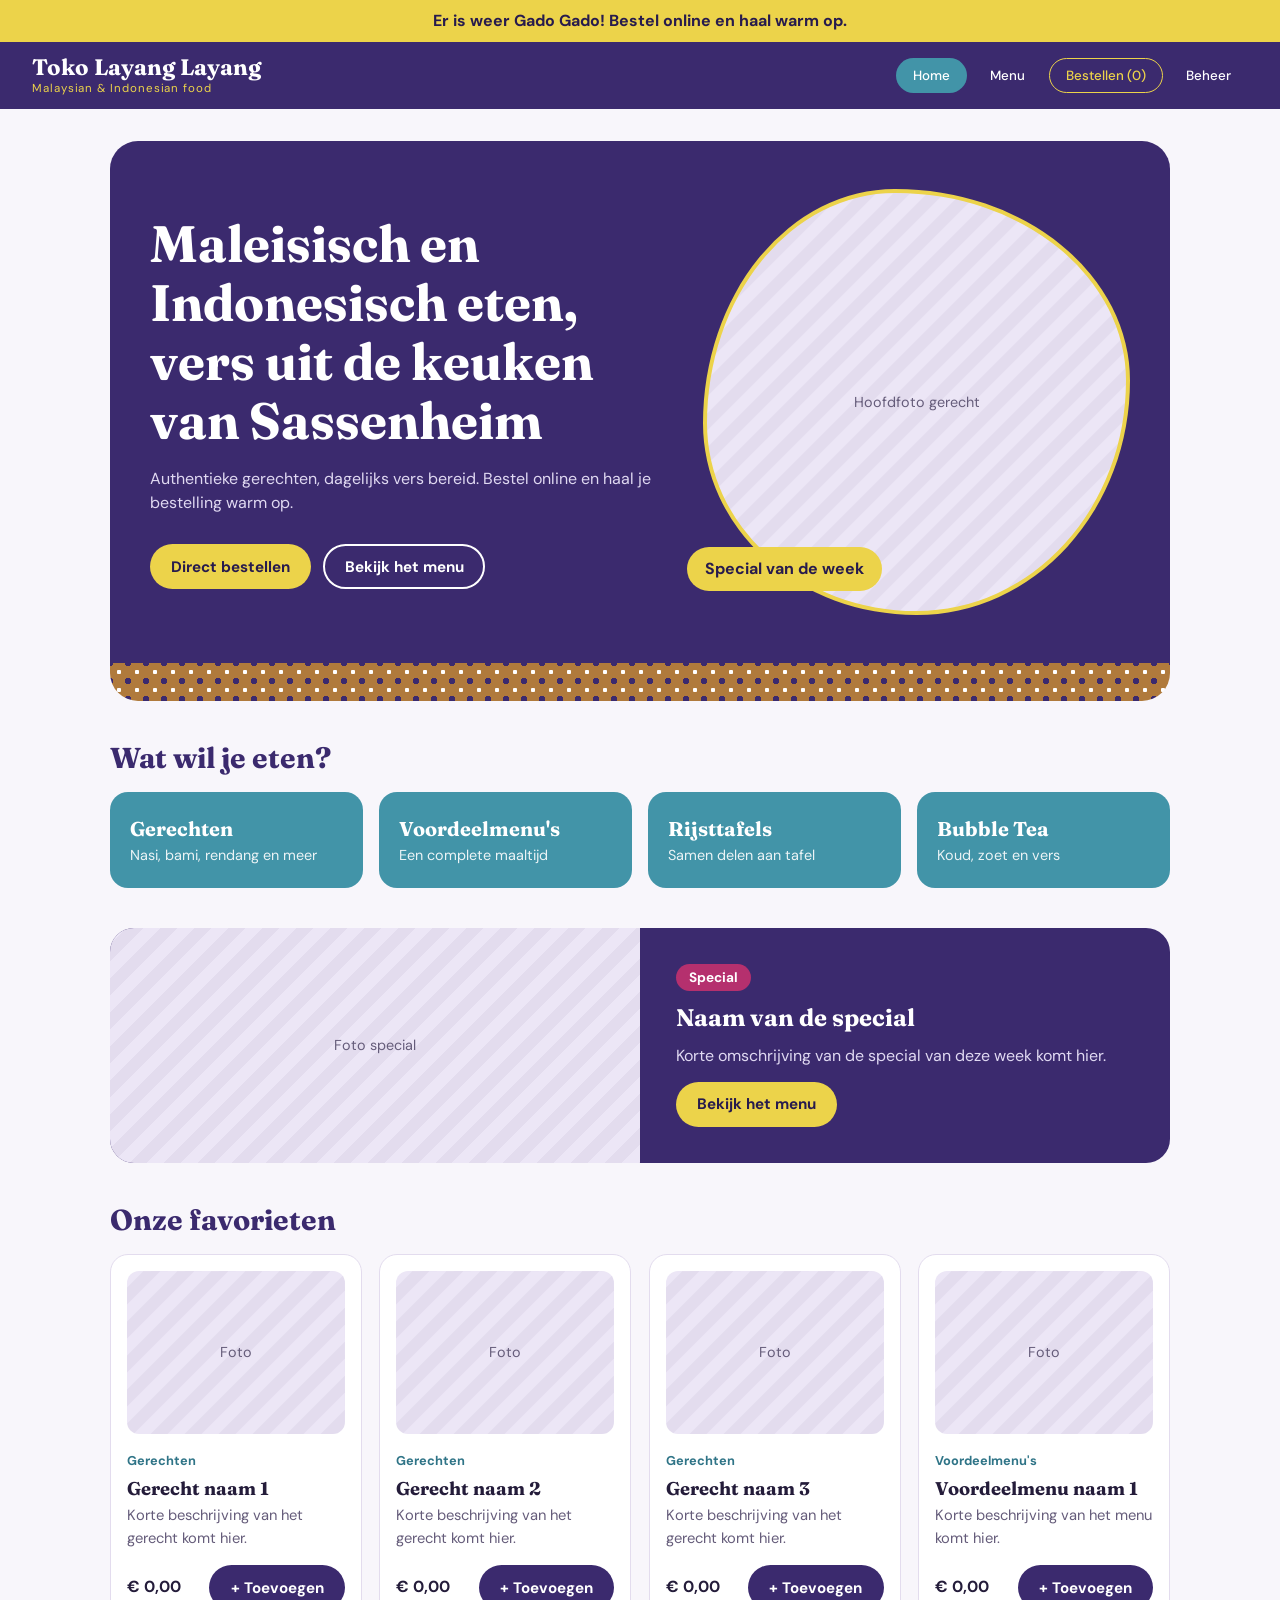
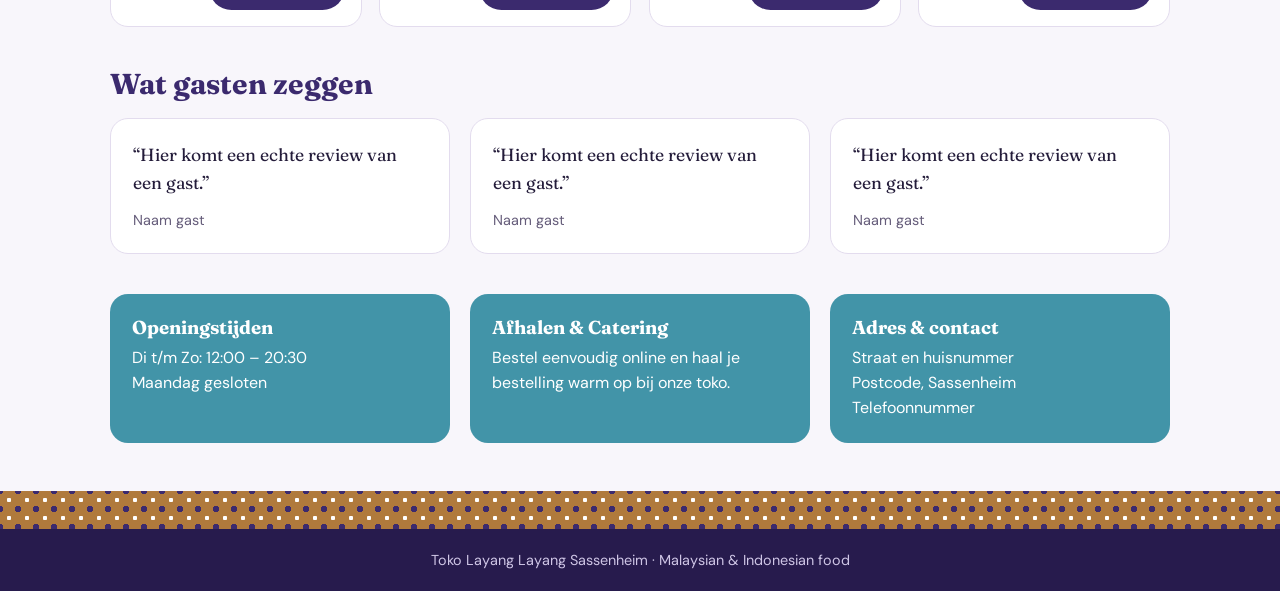
<file: index.html>
<!DOCTYPE html>
<html lang="nl">
<head>
  <meta charset="UTF-8">
  <meta name="viewport" content="width=device-width, initial-scale=1.0">
  <title>Toko Layang Layang Sassenheim | Maleisische & Indonesische gerechten</title>
  <link rel="preconnect" href="https://fonts.googleapis.com">
  <link rel="preconnect" href="https://fonts.gstatic.com" crossorigin>
  <link href="https://fonts.googleapis.com/css2?family=DM+Sans:wght@400;500;700&family=Fraunces:opsz,wght@9..144,500;9..144,700&display=swap" rel="stylesheet">
  <link rel="stylesheet" href="style.css">
</head>
<body>
  <!-- PLACEHOLDER: actiebanner, pas de tekst aan (bijv. "Er is weer Gado Gado!") -->
  <div class="announce">Er is weer Gado Gado! Bestel online en haal warm op.</div>

  <header class="topbar">
    <button class="brand" data-view="home" aria-label="Naar home">
      <span class="brand-name">Toko Layang Layang</span>
      <span class="brand-sub">Malaysian & Indonesian food</span>
    </button>
    <nav class="nav-links" aria-label="Hoofdmenu">
      <button class="nav-btn active" data-view="home">Home</button>
      <button class="nav-btn" data-view="menu">Menu</button>
      <button class="nav-btn nav-cta" data-view="bestellen">Bestellen (<span id="cart-count">0</span>)</button>
      <button class="nav-btn" data-view="security">Beheer</button>
    </nav>
  </header>

  <main class="container">
    <!-- VIEW 1: HOME -->
    <section id="view-home" class="view active">
      <div class="hero">
        <div class="hero-text">
          <h1>Maleisisch en Indonesisch eten, vers uit de keuken van Sassenheim</h1>
          <p>Authentieke gerechten, dagelijks vers bereid. Bestel online en haal je bestelling warm op.</p>
          <div class="hero-actions">
            <button class="btn accent" data-view="bestellen">Direct bestellen</button>
            <button class="btn ghost" data-view="menu">Bekijk het menu</button>
          </div>
        </div>
        <!-- PLACEHOLDER: vervang door echte foto (zet bij .ph een background-image in style.css) -->
        <div class="hero-visual">
          <div class="ph ph-hero"><span>Hoofdfoto gerecht</span></div>
          <div class="hero-badge">Special van de week</div>
        </div>
      </div>
      <div class="batik" aria-hidden="true"></div>

      <h2 class="section-title">Wat wil je eten?</h2>
      <div class="cat-grid">
        <button class="cat-card" data-view="menu" data-cat="Gerechten"><strong>Gerechten</strong><span>Nasi, bami, rendang en meer</span></button>
        <button class="cat-card" data-view="menu" data-cat="Voordeelmenu's"><strong>Voordeelmenu's</strong><span>Een complete maaltijd</span></button>
        <button class="cat-card" data-view="menu" data-cat="Rijsttafels"><strong>Rijsttafels</strong><span>Samen delen aan tafel</span></button>
        <button class="cat-card" data-view="menu" data-cat="Bubble Tea"><strong>Bubble Tea</strong><span>Koud, zoet en vers</span></button>
      </div>

      <!-- PLACEHOLDER: special, pas titel, tekst en prijs aan -->
      <div class="special">
        <div class="ph ph-special"><span>Foto special</span></div>
        <div class="special-body">
          <span class="tag">Special</span>
          <h2>Naam van de special</h2>
          <p>Korte omschrijving van de special van deze week komt hier.</p>
          <button class="btn accent" data-view="menu">Bekijk het menu</button>
        </div>
      </div>

      <h2 class="section-title">Onze favorieten</h2>
      <div id="featured-grid" class="menu-grid"></div>

      <h2 class="section-title">Wat gasten zeggen</h2>
      <div class="info-grid">
        <!-- PLACEHOLDER: echte reviews -->
        <blockquote class="card review">“Hier komt een echte review van een gast.”<cite>Naam gast</cite></blockquote>
        <blockquote class="card review">“Hier komt een echte review van een gast.”<cite>Naam gast</cite></blockquote>
        <blockquote class="card review">“Hier komt een echte review van een gast.”<cite>Naam gast</cite></blockquote>
      </div>

      <div class="info-grid info-band">
        <div class="card">
          <h3>Openingstijden</h3>
          <p>Di t/m Zo: 12:00 – 20:30<br>Maandag gesloten</p>
        </div>
        <div class="card">
          <h3>Afhalen & Catering</h3>
          <p>Bestel eenvoudig online en haal je bestelling warm op bij onze toko.</p>
        </div>
        <div class="card">
          <h3>Adres & contact</h3>
          <p>Straat en huisnummer<br>Postcode, Sassenheim<br>Telefoonnummer</p>
        </div>
      </div>
    </section>

    <!-- VIEW 2: MENU -->
    <section id="view-menu" class="view">
      <h2 class="section-title">Ons menu</h2>
      <div class="filter-bar">
        <input type="text" id="menu-search" placeholder="Zoek een gerecht...">
        <select id="menu-category">
          <option value="alle">Alle categorieën</option>
          <option value="Gerechten">Gerechten</option>
          <option value="Voordeelmenu's">Voordeelmenu's</option>
          <option value="Rijsttafels">Rijsttafels</option>
          <option value="Bubble Tea">Bubble Tea</option>
        </select>
      </div>
      <div id="menu-grid" class="menu-grid"></div>
    </section>

    <!-- VIEW 3: BESTELLEN -->
    <section id="view-bestellen" class="view">
      <h2 class="section-title">Jouw bestelling</h2>
      <div class="order-layout">
        <div class="card">
          <h3>Winkelwagen</h3>
          <div id="cart-items"></div>
          <p class="total-row">Totaal: <strong id="cart-total">€ 0,00</strong></p>
        </div>

        <form id="order-form" class="card">
          <h3>Afhaalgegevens</h3>
          <label>
            Naam
            <input type="text" id="customer-name" required placeholder="Bijv. Daan de Vries">
          </label>
          <label>
            Telefoonnummer
            <input type="tel" id="customer-phone" required placeholder="06-12345678">
          </label>
          <label>
            Gewenste afhaaltijd
            <input type="time" id="pickup-time" required>
          </label>
          <label>
            Opmerkingen (bijv. extra sambal)
            <textarea id="order-notes" rows="3"></textarea>
          </label>
          <button type="submit" class="btn primary">Bestelling plaatsen</button>
          <p id="order-feedback" class="feedback" role="status"></p>
        </form>
      </div>
    </section>

    <!-- VIEW 4: BEHEER -->
    <section id="view-security" class="view">
      <h2 class="section-title">Beheer</h2>

      <form id="login-form" class="card login-box">
        <h3>Medewerkerslogin</h3>
        <label>
          Wachtwoord
          <input type="password" id="admin-password" required placeholder="Wachtwoord">
        </label>
        <button type="submit" class="btn primary">Inloggen</button>
        <p id="login-error" class="error-text" role="alert"></p>
      </form>

      <div id="admin-panel" class="hidden">
        <div class="admin-header">
          <span>Ingelogd als beheerder</span>
          <button id="logout-btn" class="btn secondary">Uitloggen</button>
        </div>

        <div class="order-layout">
          <form id="add-dish-form" class="card">
            <h3>Nieuw gerecht toevoegen</h3>
            <label>
              Naam gerecht
              <input type="text" id="dish-name" required>
            </label>
            <label>
              Categorie
              <select id="dish-category">
                <option value="Gerechten">Gerechten</option>
                <option value="Voordeelmenu's">Voordeelmenu's</option>
                <option value="Rijsttafels">Rijsttafels</option>
                <option value="Bubble Tea">Bubble Tea</option>
              </select>
            </label>
            <label>
              Prijs (€)
              <input type="number" id="dish-price" step="0.05" min="0.50" required>
            </label>
            <label>
              Beschrijving
              <input type="text" id="dish-desc" required>
            </label>
            <button type="submit" class="btn primary">Toevoegen aan menu</button>
          </form>

          <div class="card">
            <h3>Huidige menukaart beheren</h3>
            <ul id="admin-menu-list" class="admin-list"></ul>
          </div>
        </div>

        <div class="card" style="margin-top: 1.5rem;">
          <h3>Binnengekomen bestellingen</h3>
          <div id="admin-orders-list"></div>
        </div>
      </div>
    </section>
  </main>

  <footer class="footer">
    <div class="batik" aria-hidden="true"></div>
    <p>Toko Layang Layang Sassenheim · Malaysian & Indonesian food</p>
  </footer>

  <script src="app.js"></script>
  <script src="beheer.js"></script>
</body>
</html>
</file>
<file: style.css>
:root {
  --purple: #3b2a6e;
  --purple-dark: #271b4d;
  --teal: #4294a8;
  --teal-dark: #2f7487;
  --mustard: #ecd34a;
  --gold: #b07a3c;
  --magenta: #b5306e;
  --bg: #f8f6fb;
  --surface: #ffffff;
  --text: #241c3a;
  --muted: #655c7a;
  --border: #e3dcee;
  --radius: 18px;
}

* { box-sizing: border-box; margin: 0; padding: 0; }

body {
  font-family: 'DM Sans', system-ui, sans-serif;
  background: var(--bg);
  color: var(--text);
  line-height: 1.55;
}

h1, h2, h3, .brand-name { font-family: 'Fraunces', Georgia, serif; font-weight: 700; line-height: 1.15; }
button { font-family: inherit; }
:focus-visible { outline: 3px solid var(--mustard); outline-offset: 2px; }

.announce {
  background: var(--mustard);
  color: var(--purple-dark);
  text-align: center;
  font-weight: 700;
  padding: 0.55rem 1rem;
}

.topbar {
  position: sticky;
  top: 0;
  z-index: 10;
  background: var(--purple);
  color: #fff;
  padding: 0.8rem 2rem;
  display: flex;
  justify-content: space-between;
  align-items: center;
  flex-wrap: wrap;
  gap: 0.75rem;
}

.brand {
  background: none;
  border: none;
  color: #fff;
  cursor: pointer;
  text-align: left;
  display: flex;
  flex-direction: column;
}
.brand-name { font-size: 1.4rem; }
.brand-sub { font-size: 0.72rem; color: var(--mustard); letter-spacing: 0.08em; }

.nav-links { display: flex; gap: 0.4rem; flex-wrap: wrap; }

.nav-btn {
  background: transparent;
  border: 1px solid transparent;
  color: #fff;
  padding: 0.5rem 1rem;
  border-radius: 999px;
  cursor: pointer;
  font-weight: 500;
}
.nav-btn:hover { background: rgba(255, 255, 255, 0.14); }
.nav-btn.active { background: var(--teal); }
.nav-cta { border-color: var(--mustard); color: var(--mustard); }
.nav-cta.active, .nav-cta:hover { background: var(--mustard); color: var(--purple-dark); }

.container { max-width: 1100px; margin: 2rem auto; padding: 0 1.25rem; }

.view { display: none; }
.view.active { display: block; }
.hidden { display: none !important; }

/* Hero */
.hero {
  background: var(--purple);
  color: #fff;
  border-radius: 28px 28px 0 0;
  padding: 3rem 2.5rem;
  display: grid;
  grid-template-columns: 1.1fr 0.9fr;
  gap: 2rem;
  align-items: center;
}
.hero h1 { font-size: clamp(2rem, 4.5vw, 3.2rem); margin-bottom: 1rem; }
.hero p { max-width: 46ch; color: #e0d9f2; }
.hero-actions { margin-top: 1.75rem; display: flex; gap: 0.75rem; flex-wrap: wrap; }
.hero-visual { position: relative; }
.hero-badge {
  position: absolute;
  left: -1rem;
  bottom: 1.5rem;
  background: var(--mustard);
  color: var(--purple-dark);
  font-weight: 700;
  padding: 0.6rem 1.1rem;
  border-radius: 999px;
}

/* Batik strook (herhalend patroon als merkelement) */
.batik {
  height: 38px;
  background:
    radial-gradient(circle, #fff 2px, transparent 2.5px) 0 0 / 18px 18px,
    radial-gradient(circle, var(--purple) 3px, transparent 3.5px) 9px 9px / 18px 18px,
    var(--gold);
}
.hero + .batik { border-radius: 0 0 28px 28px; margin-bottom: 2.5rem; }

/* Foto-placeholders: zet later background-image op de .ph klasse */
.ph {
  background: repeating-linear-gradient(135deg, #ece6f6, #ece6f6 12px, #e3dcee 12px, #e3dcee 24px);
  background-size: cover;
  background-position: center;
  color: var(--muted);
  display: grid;
  place-items: center;
  font-size: 0.9rem;
}
.ph-hero { aspect-ratio: 1; border-radius: 45% 55% 50% 50% / 55% 45% 55% 45%; border: 4px solid var(--mustard); }
.ph-special { min-height: 220px; height: 100%; }
.dish-img { aspect-ratio: 4 / 3; border-radius: 12px; margin-bottom: 0.9rem; }

.section-title { font-size: 1.8rem; margin: 2.5rem 0 1.1rem; color: var(--purple); }
#view-menu .section-title, #view-bestellen .section-title, #view-security .section-title { margin-top: 0; }

.cat-grid { display: grid; grid-template-columns: repeat(auto-fit, minmax(200px, 1fr)); gap: 1rem; }
.cat-card {
  background: var(--teal);
  color: #fff;
  border: none;
  border-radius: var(--radius);
  padding: 1.5rem 1.25rem;
  text-align: left;
  cursor: pointer;
  display: flex;
  flex-direction: column;
  gap: 0.3rem;
  transition: background 0.15s;
}
.cat-card:hover { background: var(--teal-dark); }
.cat-card strong { font-family: 'Fraunces', serif; font-size: 1.25rem; }
.cat-card span { font-size: 0.9rem; opacity: 0.9; }

.special {
  margin-top: 2.5rem;
  display: grid;
  grid-template-columns: 1fr 1fr;
  background: var(--purple);
  color: #fff;
  border-radius: 24px;
  overflow: hidden;
}
.special-body { padding: 2.25rem; display: flex; flex-direction: column; align-items: flex-start; gap: 0.8rem; }
.special-body p { color: #e0d9f2; }
.tag { background: var(--magenta); padding: 0.2rem 0.8rem; border-radius: 999px; font-size: 0.85rem; font-weight: 700; }

.info-grid, .order-layout {
  display: grid;
  grid-template-columns: repeat(auto-fit, minmax(260px, 1fr));
  gap: 1.25rem;
}
.info-band { margin-top: 2.5rem; }
.info-band .card { background: var(--teal); color: #fff; border: none; }

.card {
  background: var(--surface);
  border: 1px solid var(--border);
  border-radius: var(--radius);
  padding: 1.4rem;
}
.card h3 { margin-bottom: 0.5rem; }
.review { font-family: 'Fraunces', serif; font-size: 1.1rem; }
.review cite { display: block; margin-top: 0.8rem; font-family: 'DM Sans', sans-serif; font-size: 0.9rem; font-style: normal; color: var(--muted); }

/* Menu */
.filter-bar { display: flex; gap: 0.75rem; margin: 1rem 0 1.5rem; flex-wrap: wrap; }
.filter-bar input { flex: 2 1 220px; }
.filter-bar select { flex: 1 1 160px; }

.filter-bar input, .filter-bar select, form input, form select, form textarea {
  width: 100%;
  font: inherit;
  padding: 0.6rem 0.85rem;
  border: 1px solid var(--border);
  border-radius: 10px;
  background: #fff;
  margin-top: 0.25rem;
  margin-bottom: 0.85rem;
}
.filter-bar input, .filter-bar select { margin: 0; }
label { font-weight: 500; display: block; }

.menu-grid { display: grid; grid-template-columns: repeat(auto-fill, minmax(240px, 1fr)); gap: 1.1rem; }
.dish-card {
  background: var(--surface);
  border: 1px solid var(--border);
  border-radius: var(--radius);
  padding: 1rem;
  display: flex;
  flex-direction: column;
  justify-content: space-between;
}
.dish-card h3 { font-size: 1.15rem; margin: 0.3rem 0; }
.dish-card p { color: var(--muted); font-size: 0.92rem; }
.badge { font-size: 0.8rem; color: var(--teal-dark); font-weight: 700; }
.dish-footer { display: flex; justify-content: space-between; align-items: center; margin-top: 1rem; }

/* Knoppen */
.btn {
  padding: 0.65rem 1.2rem;
  border-radius: 999px;
  border: 2px solid transparent;
  cursor: pointer;
  font-weight: 700;
  font-size: 0.95rem;
}
.btn.primary { background: var(--purple); color: #fff; }
.btn.primary:hover { background: var(--purple-dark); }
.btn.accent { background: var(--mustard); color: var(--purple-dark); }
.btn.accent:hover { background: #f5e06b; }
.btn.ghost { background: transparent; color: #fff; border-color: #fff; }
.btn.ghost:hover { background: rgba(255, 255, 255, 0.15); }
.btn.secondary { background: #ece6f6; color: var(--purple); }
.btn.danger { background: #b3261e; color: #fff; padding: 0.3rem 0.7rem; font-size: 0.85rem; }

/* Winkelwagen en beheer */
.cart-row, .admin-list li {
  display: flex;
  justify-content: space-between;
  align-items: center;
  gap: 0.75rem;
  padding: 0.6rem 0;
  border-bottom: 1px solid var(--border);
}
.admin-list { list-style: none; }
.cart-row > div { display: flex; align-items: center; gap: 0.5rem; }
.qty { display: inline-flex; align-items: center; gap: 0.35rem; }
.qty button { width: 1.7rem; height: 1.7rem; border-radius: 50%; border: 1px solid var(--border); background: #fff; cursor: pointer; font-weight: 700; }
.total-row { margin-top: 1rem; font-size: 1.15rem; text-align: right; }
.login-box { max-width: 400px; margin: 1rem auto; }
.admin-header { display: flex; justify-content: space-between; align-items: center; margin-bottom: 1rem; }
.error-text { color: #b3261e; margin-top: 0.5rem; }
.feedback { color: #1e7e34; margin-top: 0.5rem; font-weight: 700; }

.footer { margin-top: 3rem; background: var(--purple-dark); color: #cfc6e6; text-align: center; }
.footer p { padding: 1.25rem; font-size: 0.9rem; }

@media (max-width: 760px) {
  .topbar { padding: 0.8rem 1rem; }
  .hero { grid-template-columns: 1fr; padding: 2rem 1.25rem; }
  .hero-badge { left: 0.5rem; }
  .special { grid-template-columns: 1fr; }
}

@media (prefers-reduced-motion: reduce) {
  * { transition: none !important; }
}
</file>
